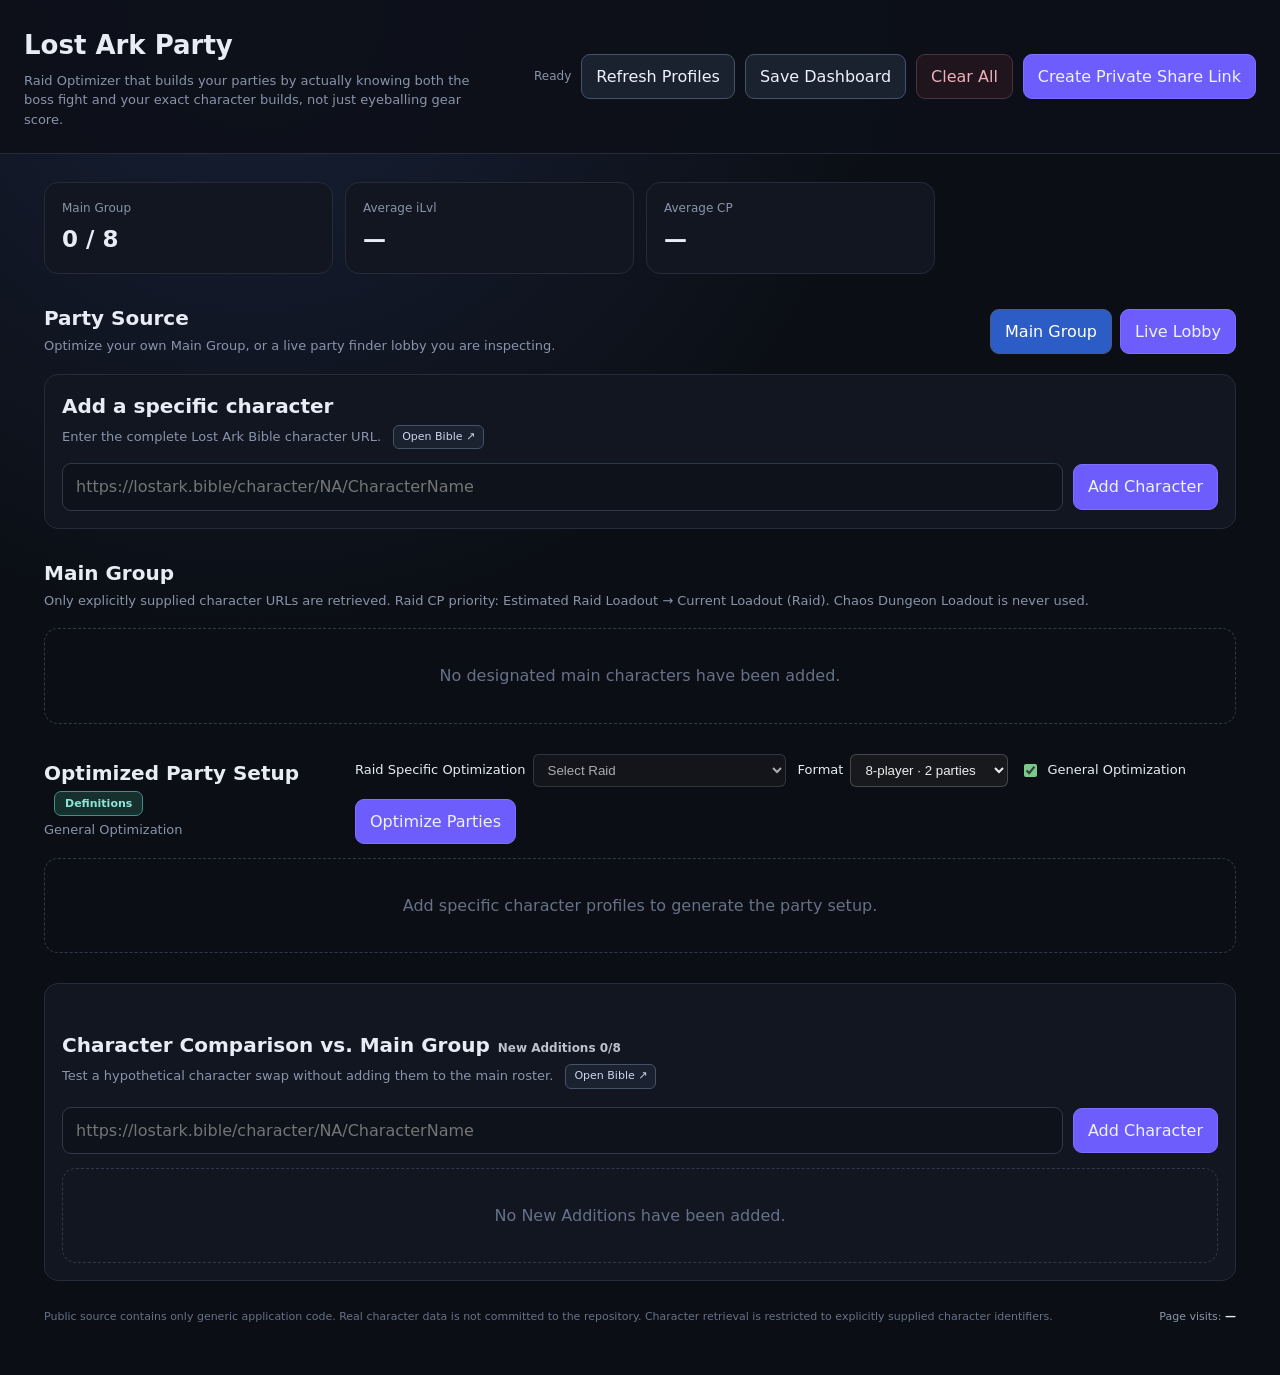
<file: index.html>
<!doctype html><html lang="en"><head><meta charset="utf-8"><meta name="viewport" content="width=device-width,initial-scale=1"><meta name="robots" content="noindex,nofollow,noarchive"><meta name="referrer" content="no-referrer"><title>Lost Ark Party</title><link rel="stylesheet" href="styles.css?v=20260817t"><link rel="stylesheet" href="party-v5.css?v=20260823party26"><link rel="stylesheet" href="profile-details.css?v=20260817t"></head><body><header class="topbar"><div><h1>Lost Ark Party</h1><p class="topbar-tagline">Raid Optimizer that builds your parties by actually knowing both the boss fight and your exact character builds, not just eyeballing gear score.</p></div><div class="actions"><span id="status">Ready</span><button id="refreshBtn" type="button">Refresh Profiles</button><button id="shareBtn" type="button">Create Private Share Link</button></div></header><main class="shell"><section class="summary-grid"><div class="card"><span>Main Group</span><b id="playerCount">0 / 8</b></div><div class="card"><span>Average iLvl</span><b id="avgIlvl">—</b></div><div class="card"><span>Average CP</span><b id="avgCp">—</b></div><div class="card optimizer-data-handling-hidden"><span>Data Handling</span><b id="dataMode">Bible profiles</b></div></section><section class="toolbar roster-source-toolbar"><div><h2>Party Source</h2><p id="rosterSourceNote">Optimize your own Main Group, or a live party finder lobby you are inspecting.</p></div><div class="roster-source-controls"><button id="sourceMainBtn" type="button" class="source-btn is-active">Main Group</button><button id="sourceLiveBtn" type="button" class="source-btn">Live Lobby</button></div></section><section class="import-panel lobby-import-section" id="lobbyImportSection" hidden><div><h2>Import a party finder lobby</h2><p>Screenshot the Find Party window (including the raid name, gate + lobby title) and paste it here with Ctrl+V. Only full lobbies can be imported.</p></div><div id="lobbyImportHost"></div></section><section class="import-panel"><div><h2>Add a specific character</h2><p>Enter the complete Lost Ark Bible character URL. <a class="bible-link-btn" href="https://lostark.bible/" target="_blank" rel="noopener noreferrer">Open Bible ↗</a></p></div><div class="import-row"><input id="characterUrlInput" placeholder="https://lostark.bible/character/NA/CharacterName" autocomplete="off"><button id="findCharacterBtn" type="button">Add Character</button></div></section><section class="toolbar"><div><h2>Main Group</h2><p id="rosterNote">Up to 8 explicitly designated main characters. No account-wide roster.</p></div></section><section id="roster" class="roster"></section><section class="toolbar optimizer-toolbar"><div><h2>Optimized Party Setup</h2><p id="optimizerModeLabel">General Optimization</p></div><div class="optimizer-mode-controls"><label class="raid-specific-control" for="raidSpecificSelect">Raid Specific Optimization <select id="raidSpecificSelect" aria-label="Raid Specific Optimization"><option value="">Select Raid</option></select></label><label class="general-format-control" for="generalFormatSelect">Format <select id="generalFormatSelect" aria-label="General Optimization party format"><option value="8">8-player · 2 parties</option><option value="4">4-player · 1 party</option></select></label><label class="general-optimization-control"><input id="generalOptimization" type="checkbox" checked> General Optimization</label><button id="optimizeBtn" type="button">Optimize Parties</button></div></section><section id="suggestedParties" class="parties"></section><section class="comparison-panel"><div class="toolbar"><div><h2>Character Comparison vs. Main Group</h2><p>Test a hypothetical character swap without adding them to the main roster. <a class="bible-link-btn" href="https://lostark.bible/" target="_blank" rel="noopener noreferrer">Open Bible ↗</a></p></div></div><div class="import-row"><input id="comparisonUrlInput" placeholder="https://lostark.bible/character/NA/CharacterName" autocomplete="off"><button id="comparisonFindBtn" type="button">Find Character</button><button id="compareBtn" type="button">Compare</button><input id="testCharacterUrl" type="hidden"></div><div id="comparison" class="comparison-result"><div class="empty-roster">Add characters, then use this section to test the comparison.</div></div></section><footer>Public source contains only generic application code. Real character data is not committed to the repository. Character retrieval is restricted to explicitly supplied character identifiers. <span id="visitCounter">Page visits: <b>—</b></span></footer></main><script>(()=>{const V3='lostark-hideout-private-v3',V2='lostark-hideout-private-v2';try{const current=JSON.parse(localStorage.getItem(V3)||'null'),legacy=JSON.parse(localStorage.getItem(V2)||'null');if((!current||!Array.isArray(current.characters)||current.characters.length===0)&&legacy&&Array.isArray(legacy.characters)&&legacy.characters.length)localStorage.setItem(V3,JSON.stringify(legacy))}catch{}const wire=()=>{const btn=document.getElementById('findCharacterBtn'),input=document.getElementById('characterUrlInput');if(btn&&input){const add=()=>{const url=input.value.trim();if(url){document.getElementById('characterUrl').value=url;document.getElementById('addCharacterBtn').click()}};btn.addEventListener('click',add);input.addEventListener('keydown',e=>{if(e.key==='Enter'){e.preventDefault();add()}})}const cbtn=document.getElementById('comparisonFindBtn'),cin=document.getElementById('comparisonUrlInput');if(cbtn&&cin)cbtn.addEventListener('click',()=>{document.getElementById('testCharacterUrl').value=cin.value.trim();document.getElementById('compareBtn').click()})};const hidden=document.createElement('input');hidden.id='characterUrl';hidden.type='hidden';document.body.appendChild(hidden);const hiddenAdd=document.createElement('button');hiddenAdd.id='addCharacterBtn';hiddenAdd.type='button';hiddenAdd.hidden=true;document.body.appendChild(hiddenAdd);if(document.readyState==='loading')document.addEventListener('DOMContentLoaded',wire,{once:true});else wire()})();</script><script src="bible-fetch-retry-v1.js?v=20260822retry3"></script><script src="raid-cp-fix.js?v=20260822raidcp2"></script><script src="class-data-v1.js?v=20260825class5"></script><script src="class-authority-v1.js?v=20260822classauthority4"></script><script src="app-fixed.js?v=20260823icons23"></script><script src="build-profile-v3.js?v=20260825build16"></script><script src="build-profile-v2.js?v=20260825build2b"></script><script src="positional-authority-v1.js?v=20260818positional4"></script><script src="western-data-authority-v1.js?v=20260818data1"></script><script src="party-synergy-authority-v1.js?v=20260818synergy1"></script><script src="profile-details.js?v=20260817t"></script><script src="visits.js?v=20260823visits2"></script><script src="ui-fixes-clean.js?v=20260825uifix35"></script><script src="encounter-model-v1.js?v=20260818encounter5"></script><script src="encounter-scoring-v2.js?v=20260825scoring16"></script><script src="support-stats-v2.js?v=20260819support13"></script><script src="optimizer-v17.js?v=20260821v17b"></script><script src="general-party-optimizer-v2.js?v=20260825general26"></script><script src="general-hover-simple-v1.js?v=20260822simple3"></script><script src="general-party-label-bridge-v1.js?v=20260825labelbridge2"></script><script src="general-render-guard-v1.js?v=20260825general30"></script><script src="build-spec-display-v1.js?v=20260825spec6"></script><script src="class-render-fix-v2.js?v=20260823classrender8"></script><script src="encounter-optimizer-v1.js?v=20260823encounteroptimizer26"></script><script src="raid-selector-v1.js?v=20260825raidselector6"></script><script src="raid-mode-bridge-v1.js?v=20260825raidbridge4"></script><script src="remove-upgrade-potential-v1.js?v=20260818removeupgrade1"></script><script src="metric-change-explanations-v10.js"></script><script src="retire-upgrade-potential-v1.js?v=20260818retire2"></script><script src="hover-summary-v6.js?v=20260822summary11"></script><script src="support-uptime-tooltip-v1.js?v=20260822uptime2"></script><script src="general-party-metrics-v1.js?v=20260823metrics10"></script><script src="share-and-reset-v1.js?v=20260823share10"></script><script src="definitions-v1.js?v=20260825definitions11"></script><style>.optimizer-data-handling-hidden{display:none!important}.optimizer-toolbar{align-items:flex-end!important}.optimizer-mode-controls{display:flex;align-items:center;gap:12px;flex-wrap:wrap}.raid-specific-control,.general-optimization-control,.general-format-control{display:flex;align-items:center;gap:7px;font-size:13px}.general-format-control select,.general-format-control select{min-width:158px;padding:7px 10px;background:#17191d;color:#eee;border:1px solid rgba(255,255,255,.2);border-radius:6px}.raid-specific-control select{min-width:210px;padding:7px 10px;background:#17191d;color:#eee;border:1px solid rgba(255,255,255,.2);border-radius:6px}.general-optimization-control input{accent-color:#79c98b}.optimizer-mode-controls button[aria-busy=true]{opacity:.7;cursor:wait}.solo-encounter-party,.authoritative-party.solo-general-party{grid-column:1/-1;width:100%;max-width:560px;margin-left:auto;margin-right:auto}.encounter-optimized-party .slot[data-character-id]{cursor:grab}.solo-encounter-party .slot[data-character-id]{cursor:default}.encounter-optimization-note{grid-column:1/-1;margin-top:10px;padding:8px 10px;font-size:12px;color:#9aa0a6}.encounter-reason{margin-top:5px;font-size:11px;color:#9aa0a6}.encounter-optimized-party .slot{position:relative}.encounter-optimized-party .slot>.character-hover-breakdown{display:none}.encounter-optimized-party .slot:hover>.character-hover-breakdown{display:block}.encounter-optimized-party .slot:hover{z-index:3001}.encounter-hover{position:absolute;z-index:3000;left:50%;bottom:calc(100% + 8px);transform:translateX(-50%);display:none;width:300px;padding:11px 13px;border-radius:8px;background:#17191d;color:#eee;border:1px solid rgba(255,255,255,.18);box-shadow:0 8px 24px rgba(0,0,0,.45);font-size:12px;line-height:1.55;text-align:left;pointer-events:none}.encounter-optimized-party .slot:hover>.encounter-hover{display:block}.encounter-optimized-party .slot:hover{z-index:3001}.encounter-hover-reasons{margin-top:6px;color:#bbb}.encounter-priority-note{grid-column:1/-1;margin:0 0 14px;padding:11px 14px;border:1px solid rgba(255,255,255,.12);border-radius:8px;background:rgba(255,255,255,.025);font-size:12px;line-height:1.5}.encounter-priority-note strong{color:#ddd}.encounter-priority-detail{display:block;margin-top:4px;color:#9aa0a6}.character-hover-breakdown{position:absolute;z-index:3000;left:50%;bottom:calc(100% + 10px);transform:translateX(-50%);display:none;width:350px;padding:12px 14px;border-radius:8px;background:#17191d;color:#eee;border:1px solid rgba(255,255,255,.18);box-shadow:0 8px 24px rgba(0,0,0,.4);font-size:12px;line-height:1.5;pointer-events:none}.authoritative-member{position:relative}.authoritative-member:hover>.character-hover-breakdown{display:block}.authoritative-member:hover{z-index:3001}.party-role-label.dps{color:#e05b5b}.party-role-label.support{color:#68c48a}.preopt-position{font-weight:600}.gf-row{margin:5px 0}.gf-row>div+div{opacity:.82}.gf-final-support{line-height:1.45}</style><style>.roster-source-controls{display:flex;gap:8px;flex-wrap:wrap}.source-btn{font:inherit;font-weight:600;font-size:13px;padding:8px 16px;border-radius:8px;cursor:pointer;border:1px solid rgba(255,255,255,.2);background:#17191d;color:#cfd4da}.source-btn:hover{background:#1d2025}.source-btn.is-active{background:#2c5cc5;border-color:#4a5a80;color:#fff}.lobby-import-section[hidden]{display:none}.live-lobby-banner{display:flex;align-items:center;justify-content:space-between;gap:12px;flex-wrap:wrap;margin:0 0 14px;padding:10px 14px;border:1px solid rgba(122,162,247,.35);border-radius:8px;background:rgba(122,162,247,.08);font-size:13px}.live-lobby-banner b{color:#cfe0ff}.live-lobby-banner button{font:inherit;font-size:12px;font-weight:600;padding:5px 11px;border-radius:6px;border:1px solid #46516a;background:#1a2230;color:#edf2fb;cursor:pointer}</style><script src="build-profile-heal-v1.js?v=20260825heal3"></script><script src="lobby-import-v1.js?v=20260825lobby8"></script><script src="lobby-group-v1.js?v=20260825lobby1"></script><script src="lobby-crop-v1.js?v=20260825lobby1"></script><script src="lobby-ocr-v1.js?v=20260825lobby1"></script><script src="lobby-resolve-v1.js?v=20260825lobby8"></script><script src="lobby-panel-v1.js?v=20260825lobby10"></script><script src="lobby-wiring-v1.js?v=20260825lobby12"></script></body></html>
</file>
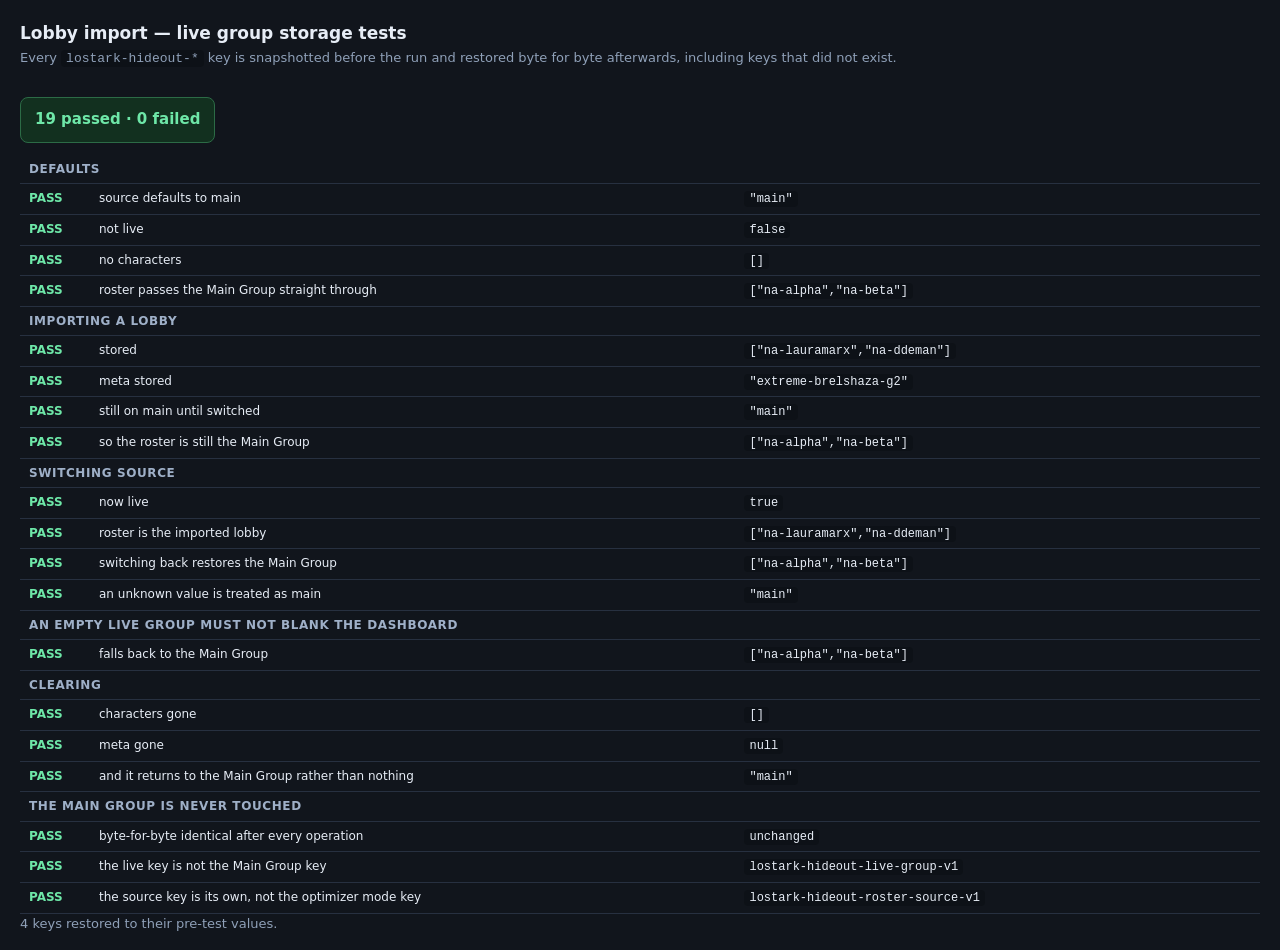
<file: lobby-group-test.html>
<!doctype html>
<html lang="en">
<head>
<meta charset="utf-8">
<title>Lobby import — live group storage tests</title>
<style>
 body{font:13px/1.55 Inter,system-ui,sans-serif;background:#11151c;color:#e7edf6;margin:0;padding:20px}
 h1{font-size:17px;margin:0 0 2px}
 .sub{color:#8fa0b8;margin:0 0 16px}
 #summary{font-size:15px;font-weight:700;margin:12px 0;padding:10px 14px;border-radius:8px;display:inline-block}
 .allpass{background:#12301f;color:#6ee7a8;border:1px solid #2c6b46}
 .anyfail{background:#301418;color:#f0798f;border:1px solid #6b2c38}
 table{border-collapse:collapse;width:100%;font-size:12px}
 th,td{border-bottom:1px solid #273040;padding:5px 9px;text-align:left;vertical-align:top}
 th{color:#9fb0c8}
 td.p{color:#6ee7a8;font-weight:700;width:52px}
 td.f{color:#f0798f;font-weight:700;width:52px}
 .grp{margin-top:20px;font-weight:700;color:#9fb0c8;font-size:12px;letter-spacing:.05em;text-transform:uppercase}
 code{background:#0d1117;padding:1px 5px;border-radius:4px}
</style>
</head>
<body>
<h1>Lobby import — live group storage tests</h1>
<p class="sub">Every <code>lostark-hideout-*</code> key is snapshotted before the run and restored byte for byte afterwards, including keys that did not exist.</p>
<div id="summary">running…</div>
<div id="out"></div>
<div class="sub" id="restore"></div>

<script src="lobby-group-v1.js?v=1"></script>
<script>
const G = window.LostArkLiveGroup;
const MAIN_KEY = 'lostark-hideout-private-v3';
const results = [];
function g(name){ results.push({group:name}); }
function eq(desc, actual, expected){
  results.push({desc, pass: JSON.stringify(actual)===JSON.stringify(expected),
                actual: JSON.stringify(actual), expected: JSON.stringify(expected)});
}
function ok(desc, cond, detail){ results.push({desc, pass:!!cond, actual:String(detail===undefined?cond:detail), expected:'truthy'}); }

/* Snapshot everything this suite could plausibly disturb. */
const touched = [MAIN_KEY, G.LIVE_KEY, G.LIVE_KEY+'-meta', G.SOURCE_KEY];
const snapshot = {};
for (const k of touched) snapshot[k] = localStorage.getItem(k);

function restore(){
  let restored = 0;
  for (const k of touched) {
    const was = snapshot[k];
    if (was === null) { localStorage.removeItem(k); } else { localStorage.setItem(k, was); }
    restored++;
  }
  document.getElementById('restore').textContent =
    `${restored} keys restored to their pre-test values.`;
}

const char = (id, name, ilvl) => ({id, name, region:'NA',
  url:'https://lostark.bible/character/NA/'+name, profile:{name, ilvl, class:'Bard'}});

function run(){
  /* A Main Group that must survive everything below untouched. */
  const mainState = {characters:[char('na-alpha','Alpha',1700), char('na-beta','Beta',1710)]};
  localStorage.setItem(MAIN_KEY, JSON.stringify(mainState));
  const mainBefore = localStorage.getItem(MAIN_KEY);
  const mainList = mainState.characters;

  g('defaults');
  G.clear();
  eq('source defaults to main', G.source(), 'main');
  eq('not live', G.isLive(), false);
  eq('no characters', G.characters(), []);
  eq('roster passes the Main Group straight through', G.resolveRoster(mainList).map(c=>c.id), ['na-alpha','na-beta']);

  g('importing a lobby');
  const lobby = [char('na-lauramarx','Lauramarx',1770.83), char('na-ddeman','Ddeman',1798.33)];
  G.replace(lobby, {encounterId:'extreme-brelshaza-g2', importedAt:'2026-08-24T22:00:00Z'});
  eq('stored', G.characters().map(c=>c.id), ['na-lauramarx','na-ddeman']);
  eq('meta stored', G.meta().encounterId, 'extreme-brelshaza-g2');
  eq('still on main until switched', G.source(), 'main');
  eq('so the roster is still the Main Group', G.resolveRoster(mainList).map(c=>c.id), ['na-alpha','na-beta']);

  g('switching source');
  G.setSource('live');
  eq('now live', G.isLive(), true);
  eq('roster is the imported lobby', G.resolveRoster(mainList).map(c=>c.id), ['na-lauramarx','na-ddeman']);
  eq('switching back restores the Main Group', (G.setSource('main'), G.resolveRoster(mainList).map(c=>c.id)), ['na-alpha','na-beta']);
  eq('an unknown value is treated as main', (G.setSource('nonsense'), G.source()), 'main');

  g('an empty live group must not blank the dashboard');
  G.replace([]);
  G.setSource('live');
  eq('falls back to the Main Group', G.resolveRoster(mainList).map(c=>c.id), ['na-alpha','na-beta']);

  g('clearing');
  G.replace(lobby, {encounterId:'kazeros-g1'});
  G.setSource('live');
  G.clear();
  eq('characters gone', G.characters(), []);
  eq('meta gone', G.meta(), null);
  eq('and it returns to the Main Group rather than nothing', G.source(), 'main');

  g('the Main Group is never touched');
  /* Everything above ran with a Main Group in place. */
  ok('byte-for-byte identical after every operation', localStorage.getItem(MAIN_KEY) === mainBefore,
     localStorage.getItem(MAIN_KEY) === mainBefore ? 'unchanged' : 'MODIFIED');
  ok('the live key is not the Main Group key', G.LIVE_KEY !== MAIN_KEY, G.LIVE_KEY);
  ok('the source key is its own, not the optimizer mode key',
     G.SOURCE_KEY !== 'lostark-hideout-optimizer-mode-v1', G.SOURCE_KEY);

  render();
  restore();
}

function render(){
  let pass=0, fail=0, html='<table>';
  for(const r of results){
    if(r.group){ html += `<tr><td colspan="4" class="grp">${r.group}</td></tr>`; continue; }
    r.pass ? pass++ : fail++;
    html += `<tr><td class="${r.pass?'p':'f'}">${r.pass?'PASS':'FAIL'}</td><td>${r.desc}</td>`
          + `<td><code>${esc(r.actual)}</code></td><td>${r.pass?'':'<code>'+esc(r.expected)+'</code>'}</td></tr>`;
  }
  document.getElementById('out').innerHTML = html + '</table>';
  const el = document.getElementById('summary');
  el.textContent = `${pass} passed · ${fail} failed`;
  el.className = fail ? 'anyfail' : 'allpass';
  window.__testResult = {pass, fail};
}
const esc = s => String(s).replace(/[&<>]/g, c=>({'&':'&amp;','<':'&lt;','>':'&gt;'}[c]));

try { run(); } catch (e) { restore(); document.getElementById('out').textContent = 'ERROR: '+e.message; window.__testResult={error:e.message}; }
</script>
</body>
</html>
</file>
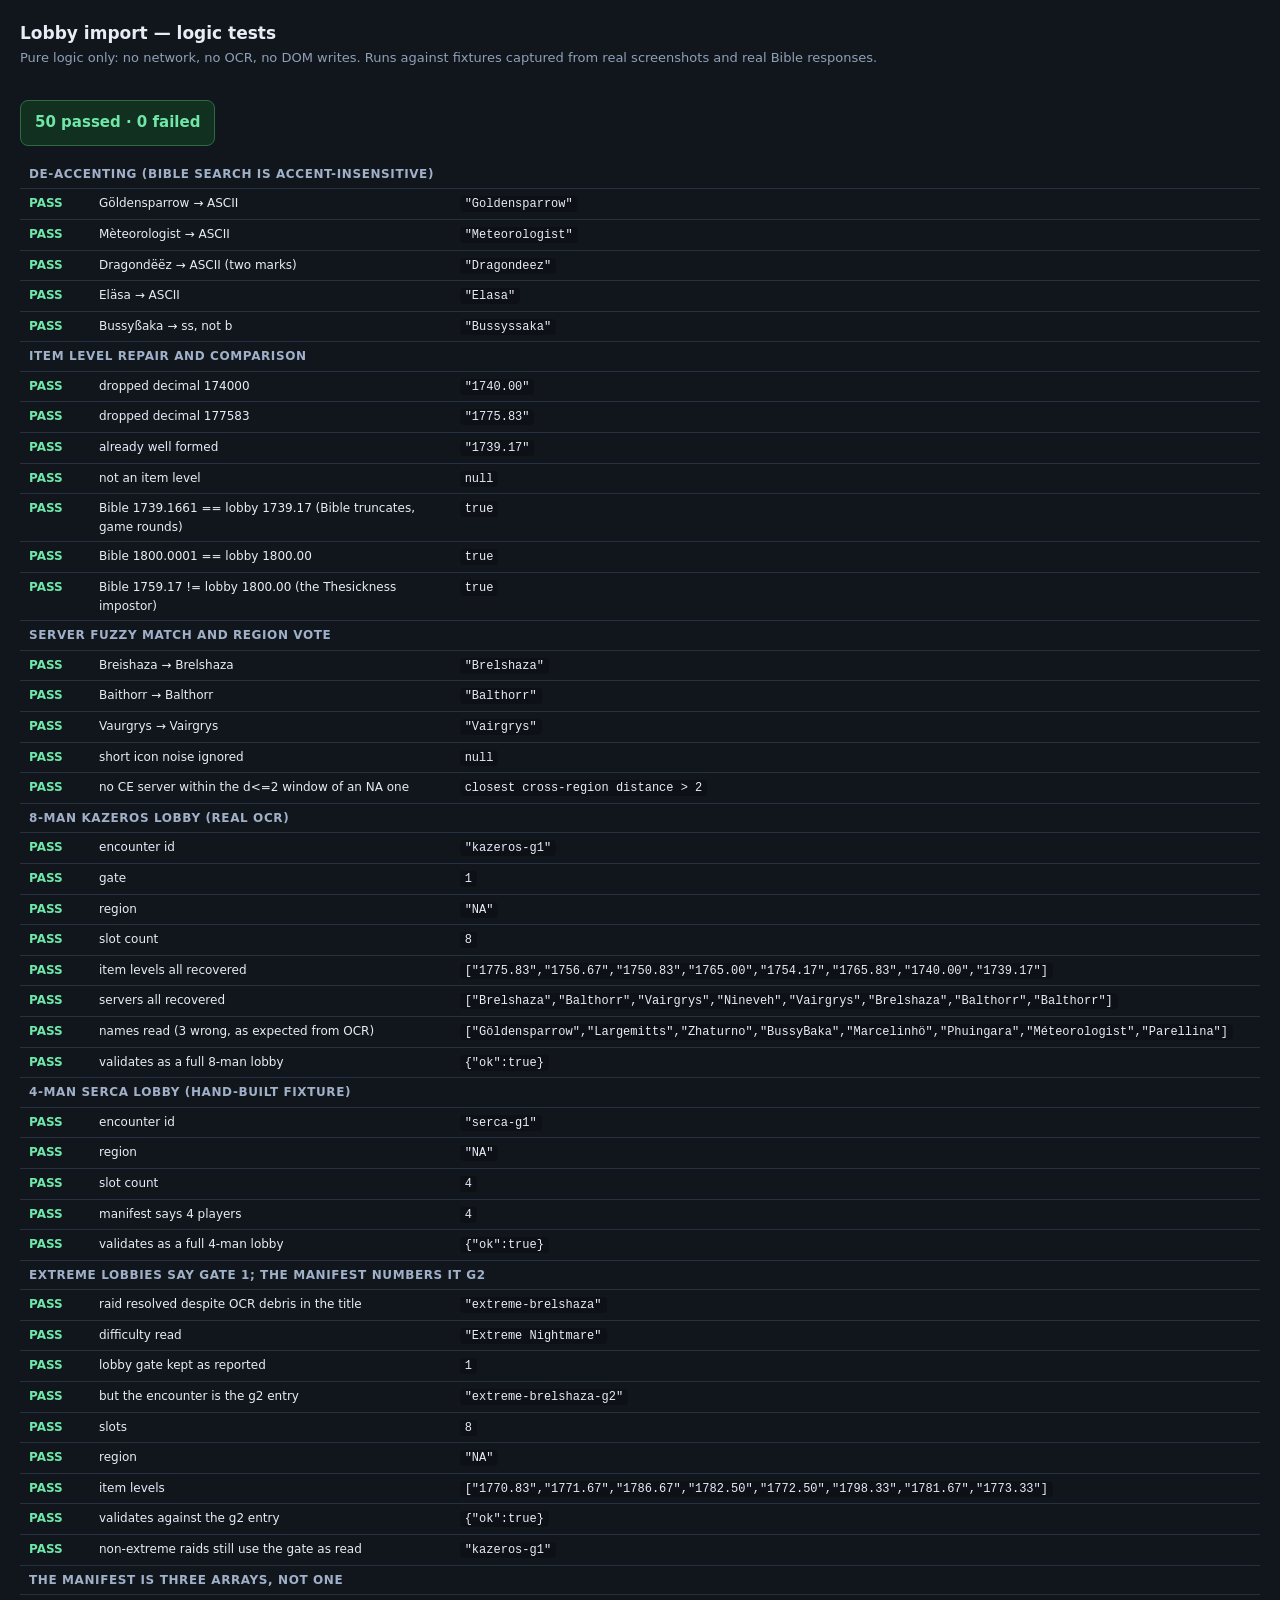
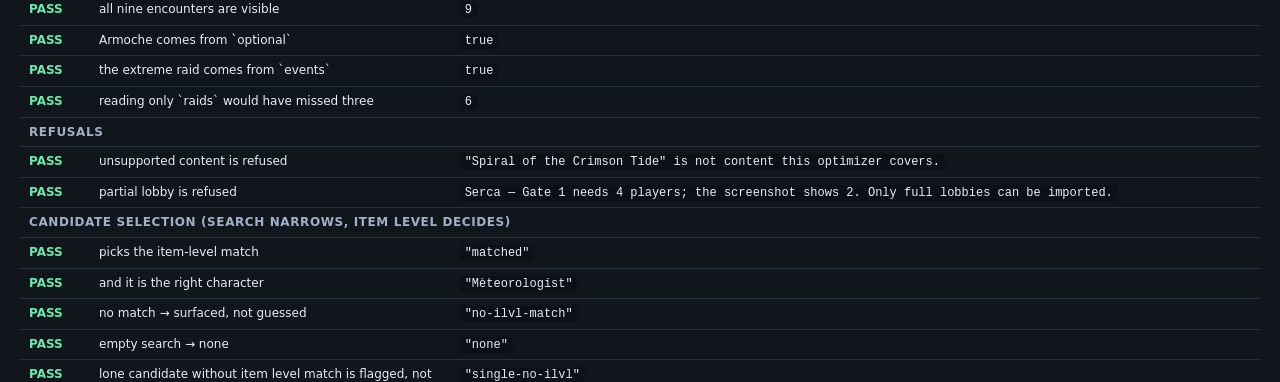
<file: lobby-import-test.html>
<!doctype html>
<html lang="en">
<head>
<meta charset="utf-8">
<title>Lobby import — logic tests</title>
<style>
 body{font:13px/1.55 Inter,system-ui,sans-serif;background:#11151c;color:#e7edf6;margin:0;padding:20px}
 h1{font-size:17px;margin:0 0 2px}
 .sub{color:#8fa0b8;margin:0 0 18px}
 #summary{font-size:15px;font-weight:700;margin:14px 0;padding:10px 14px;border-radius:8px;display:inline-block}
 .allpass{background:#12301f;color:#6ee7a8;border:1px solid #2c6b46}
 .anyfail{background:#301418;color:#f0798f;border:1px solid #6b2c38}
 table{border-collapse:collapse;width:100%;font-size:12px}
 th,td{border-bottom:1px solid #273040;padding:5px 9px;text-align:left;vertical-align:top}
 th{color:#9fb0c8}
 td.p{color:#6ee7a8;font-weight:700;width:52px}
 td.f{color:#f0798f;font-weight:700;width:52px}
 code{background:#0d1117;padding:1px 5px;border-radius:4px}
 .grp{margin-top:22px;font-weight:700;color:#9fb0c8;font-size:12px;letter-spacing:.05em;text-transform:uppercase}
</style>
</head>
<body>
<h1>Lobby import — logic tests</h1>
<p class="sub">Pure logic only: no network, no OCR, no DOM writes. Runs against fixtures captured from real screenshots and real Bible responses.</p>
<div id="summary">running…</div>
<div id="out"></div>

<script src="lobby-import-v1.js?v=1"></script>
<script>
/* Real tesseract output (eng+deu+fra+spa) from the 8-man Kazeros lobby,
   485x371 clipboard-grade capture. Verbatim, including its errors. */
const KAZEROS_OCR = [
 '[Hard] Final Day',
 'Gate 1 1-2 reclear 1 dps',
 'Party 1',
 'yA Brelshaza $ 1775.83 © Balthorr ® 1756.67',
 'Göldensparrow ws @ Largemitts (oy)',
 'len) Vairgrys $ 1750.83 & Nineveh ® 1765.00',
 'Zhaturno (oy) BussyBaka (oy)',
 'Party 2',
 'Y Vairgrys ® 1754.17 & Breishaza $ 1765.83',
 'Marcelinhö We Q Phuingara Q',
 'ES Balthorr ® 174000 ® Balthorr $ 1739.17',
 '* Méteorologist & Parellina &'
].join('\n');

/* HAND-BUILT, not real OCR -- we never captured tesseract output for the 4-man
   lobby, only the screenshot. Exercises party-size and translation, not OCR
   fidelity. Replace with a real capture when one exists. */
const SERCA_OCR = [
 '[Nightmare] Sanctum of Frost',
 'Gate 1 full',
 'Party 1',
 'Vairgrys ® 1800.00 Vairgrys ® 1780.00',
 'Thesickness Q Eläsa Q',
 'Luterra ® 1760.00 Luterra ® 1785.00',
 'Ayamekzaka Q Yuesp Q'
].join('\n');

/* Verbatim from Bible's search for "Meteorologist" on NA. */
const METEO_CANDIDATES = [
 {name:'Mèteorologist', classId:'weather_artist', itemLevel:1740},
 {name:'Meteorölogist', itemLevel:1735.8334},
 {name:'Metëorologist', itemLevel:1715}
];

const L = window.LostArkLobbyImport;
const results = [];
let group = '';
function g(name){ group = name; results.push({group:name}); }
function eq(desc, actual, expected){
  const a = JSON.stringify(actual), e = JSON.stringify(expected);
  results.push({desc, pass:a===e, actual:a, expected:e});
}
function ok(desc, cond, detail){ results.push({desc, pass:!!cond, actual:String(detail===undefined?cond:detail), expected:'truthy'}); }

let ENC = {}, MANIFEST = null;
fetch('raid-encounters.json?v=1').then(r=>r.json()).then(m=>{
  MANIFEST = m;
  /* Through the helper, not m.raids -- Armoche lives in `optional` and the
     extreme raids in `events`. */
  L.allEncounters(m).forEach(r=>{ ENC[r.id]=r; });
}).catch(()=>{}).then(run);

function run(){
  g('de-accenting (Bible search is accent-insensitive)');
  eq('Göldensparrow → ASCII', L.deaccent('Göldensparrow'), 'Goldensparrow');
  eq('Mèteorologist → ASCII', L.deaccent('Mèteorologist'), 'Meteorologist');
  eq('Dragondëëz → ASCII (two marks)', L.deaccent('Dragondëëz'), 'Dragondeez');
  eq('Eläsa → ASCII', L.deaccent('Eläsa'), 'Elasa');
  eq('Bussyßaka → ss, not b', L.deaccent('Bussyßaka'), 'Bussyssaka');

  g('item level repair and comparison');
  eq('dropped decimal 174000', L.repairIlvl('174000'), '1740.00');
  eq('dropped decimal 177583', L.repairIlvl('177583'), '1775.83');
  eq('already well formed', L.repairIlvl('1739.17'), '1739.17');
  eq('not an item level', L.repairIlvl('Party'), null);
  ok('Bible 1739.1661 == lobby 1739.17 (Bible truncates, game rounds)', L.ilvlMatches(1739.1661, '1739.17'));
  ok('Bible 1800.0001 == lobby 1800.00', L.ilvlMatches(1800.0001, '1800.00'));
  ok('Bible 1759.17 != lobby 1800.00 (the Thesickness impostor)', !L.ilvlMatches(1759.17, '1800.00'));

  g('server fuzzy match and region vote');
  eq('Breishaza → Brelshaza', L.nearestServer('Breishaza'), 'Brelshaza');
  eq('Baithorr → Balthorr', L.nearestServer('Baithorr'), 'Balthorr');
  eq('Vaurgrys → Vairgrys', L.nearestServer('Vaurgrys'), 'Vairgrys');
  eq('short icon noise ignored', L.nearestServer('ES'), null);
  ok('no CE server within the d<=2 window of an NA one', (function(){
    const na=[],ce=[];
    Object.keys(L.SERVERS).forEach(s=>(L.SERVERS[s]==='NA'?na:ce).push(s));
    let min=Infinity;
    na.forEach(a=>ce.forEach(b=>{ min=Math.min(min, L.lev(a,b)); }));
    return min>2;
  })(), 'closest cross-region distance > 2');

  g('8-man Kazeros lobby (real OCR)');
  const kz = L.parseLobby(KAZEROS_OCR);
  eq('encounter id', kz.encounterId, 'kazeros-g1');
  eq('gate', kz.gate, 1);
  eq('region', kz.region, 'NA');
  eq('slot count', kz.slots.length, 8);
  eq('item levels all recovered', kz.slots.map(s=>s.ilvl),
     ['1775.83','1756.67','1750.83','1765.00','1754.17','1765.83','1740.00','1739.17']);
  eq('servers all recovered', kz.slots.map(s=>s.server),
     ['Brelshaza','Balthorr','Vairgrys','Nineveh','Vairgrys','Brelshaza','Balthorr','Balthorr']);
  eq('names read (3 wrong, as expected from OCR)', kz.slots.map(s=>s.name),
     ['Göldensparrow','Largemitts','Zhaturno','BussyBaka','Marcelinhö','Phuingara','Méteorologist','Parellina']);
  ok('validates as a full 8-man lobby', L.validate(kz, ENC['kazeros-g1']).ok, JSON.stringify(L.validate(kz, ENC['kazeros-g1'])));

  g('4-man Serca lobby (hand-built fixture)');
  const sc = L.parseLobby(SERCA_OCR);
  eq('encounter id', sc.encounterId, 'serca-g1');
  eq('region', sc.region, 'NA');
  eq('slot count', sc.slots.length, 4);
  ok('manifest says 4 players', ENC['serca-g1'] && Number(ENC['serca-g1'].players)===4, ENC['serca-g1']&&ENC['serca-g1'].players);
  ok('validates as a full 4-man lobby', L.validate(sc, ENC['serca-g1']).ok, JSON.stringify(L.validate(sc, ENC['serca-g1'])));

  g('extreme lobbies say Gate 1; the manifest numbers it g2');
  /* Verbatim from a real capture: "[Extreme Nightmare] Sennir Basin", Gate 1. */
  const ext = L.parseLobby([
    '[Extreme Nightmare] Sennir Basin |',
    'Gate 1 reclear/rtc LF DPS',
    'Party 1',
    'Vairgrys ® 1770.83 Vairgrys ® 1771.67',
    'Lauramarx Q Röckypunch Q',
    'Nineveh ® 1786.67 Thaemine ® 1782.50',
    'Muronda Q Flashybuns Q',
    'Party 2',
    'Vairgrys ® 1772.50 Luterra ® 1798.33',
    'Djœul Q Ddeman Q',
    'Vairgrys ® 1781.67 Vairgrys ® 1773.33',
    'Batatanovamente Q Myrelise Q'
  ].join('\n'));
  eq('raid resolved despite OCR debris in the title', ext.raid, 'extreme-brelshaza');
  eq('difficulty read', ext.difficulty, 'Extreme Nightmare');
  eq('lobby gate kept as reported', ext.gate, 1);
  eq('but the encounter is the g2 entry', ext.encounterId, 'extreme-brelshaza-g2');
  eq('slots', ext.slots.length, 8);
  eq('region', ext.region, 'NA');
  eq('item levels', ext.slots.map(s=>s.ilvl),
     ['1770.83','1771.67','1786.67','1782.50','1772.50','1798.33','1781.67','1773.33']);
  ok('validates against the g2 entry', L.validate(ext, ENC['extreme-brelshaza-g2']).ok,
     JSON.stringify(L.validate(ext, ENC['extreme-brelshaza-g2'])));
  eq('non-extreme raids still use the gate as read', L.parseLobby(KAZEROS_OCR).encounterId, 'kazeros-g1');

  g('the manifest is three arrays, not one');
  eq('all nine encounters are visible', L.allEncounters(MANIFEST).length, 9);
  ok('Armoche comes from `optional`', !!L.findEncounter(MANIFEST,'armoche-g1'));
  ok('the extreme raid comes from `events`', !!L.findEncounter(MANIFEST,'extreme-brelshaza-g2'));
  eq('reading only `raids` would have missed three', (MANIFEST.raids||[]).length, 6);

  g('refusals');
  const echidna = L.parseLobby('[Normal] Spiral of the Crimson Tide\nGate 1\nParty 1\nVairgrys ® 1700.00 Luterra ® 1700.00\nAaaa Q Bbbb Q');
  ok('unsupported content is refused', !L.validate(echidna, null).ok, L.validate(echidna, null).reason);
  const short = L.parseLobby(SERCA_OCR.split('\n').slice(0,5).join('\n'));
  ok('partial lobby is refused', !L.validate(short, ENC['serca-g1']).ok, L.validate(short, ENC['serca-g1']).reason);

  g('candidate selection (search narrows, item level decides)');
  const pick = L.pickCandidate(METEO_CANDIDATES, '1740.00');
  eq('picks the item-level match', pick.status, 'matched');
  eq('and it is the right character', pick.candidate && pick.candidate.name, 'Mèteorologist');
  eq('no match → surfaced, not guessed', L.pickCandidate(METEO_CANDIDATES, '1999.99').status, 'no-ilvl-match');
  eq('empty search → none', L.pickCandidate([], '1740.00').status, 'none');
  eq('lone candidate without item level match is flagged, not taken silently',
     L.pickCandidate([{name:'Onlyone', itemLevel:1234}], '1740.00').status, 'single-no-ilvl');

  render();
}

function render(){
  let pass=0, fail=0, html='<table>';
  for(const r of results){
    if(r.group){ html += `<tr><td colspan="4" class="grp">${r.group}</td></tr>`; continue; }
    r.pass ? pass++ : fail++;
    html += `<tr><td class="${r.pass?'p':'f'}">${r.pass?'PASS':'FAIL'}</td><td>${r.desc}</td>`
          + `<td><code>${escapeHtml(r.actual)}</code></td>`
          + `<td>${r.pass?'':'<code>'+escapeHtml(r.expected)+'</code>'}</td></tr>`;
  }
  html += '</table>';
  document.getElementById('out').innerHTML = html;
  const s = document.getElementById('summary');
  s.textContent = `${pass} passed · ${fail} failed`;
  s.className = fail ? 'anyfail' : 'allpass';
  window.__testResult = {pass, fail};
}
function escapeHtml(s){ return String(s).replace(/[&<>]/g, c=>({'&':'&amp;','<':'&lt;','>':'&gt;'}[c])); }
</script>
</body>
</html>
</file>
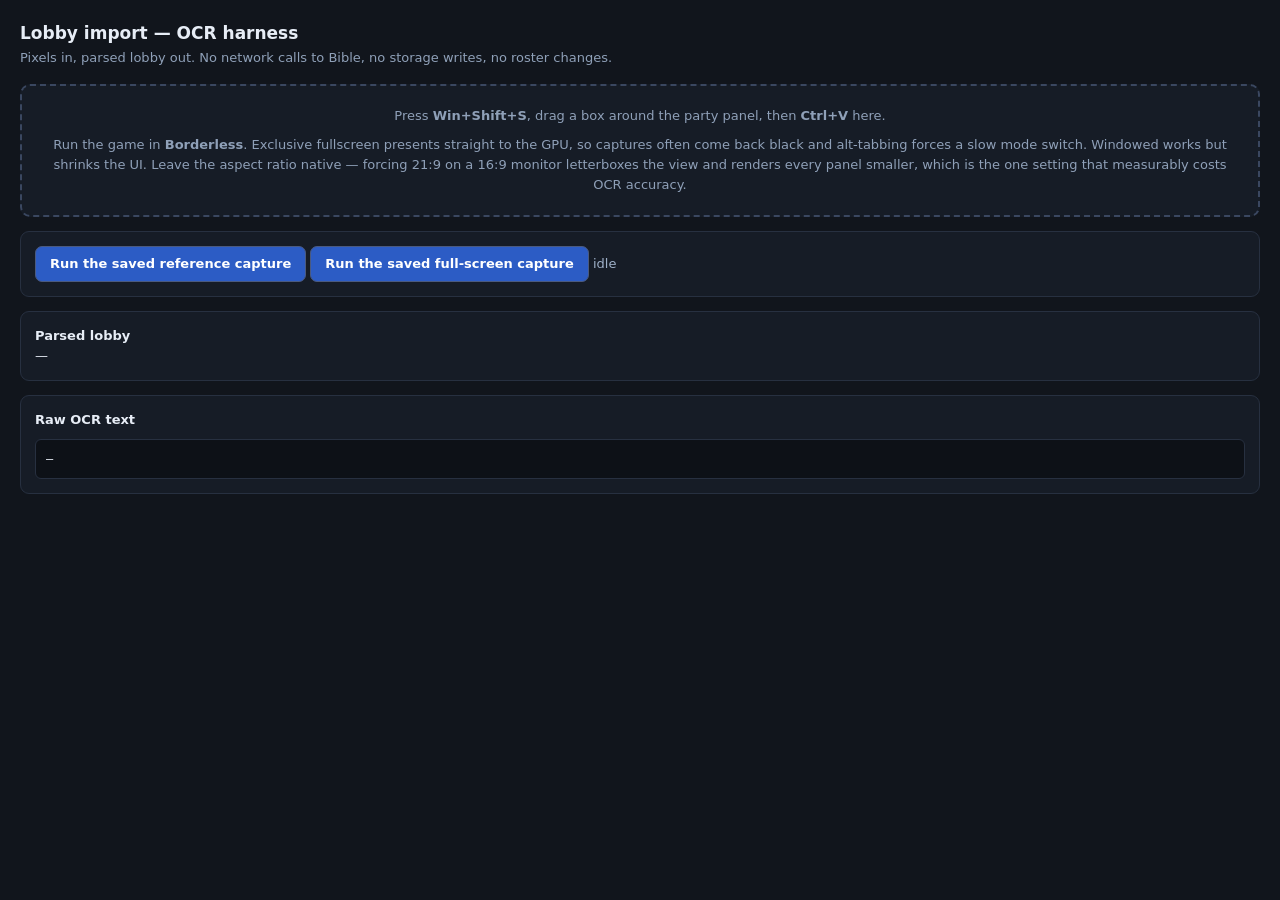
<file: lobby-ocr-test.html>
<!doctype html>
<html lang="en">
<head>
<meta charset="utf-8">
<title>Lobby import — OCR harness</title>
<style>
 body{font:13px/1.55 Inter,system-ui,sans-serif;background:#11151c;color:#e7edf6;margin:0;padding:20px}
 h1{font-size:17px;margin:0 0 2px}
 .sub{color:#8fa0b8;margin:0 0 16px}
 .panel{background:#161c26;border:1px solid #273040;border-radius:9px;padding:14px;margin-bottom:14px}
 .hint{border:2px dashed #3a4760;border-radius:10px;padding:20px;text-align:center;color:#8fa0b8}
 button{font:inherit;font-weight:600;padding:7px 14px;border-radius:7px;border:1px solid #4a5a80;background:#2c5cc5;color:#fff;cursor:pointer}
 button:disabled{opacity:.5;cursor:default}
 pre{background:#0d1117;border:1px solid #273040;border-radius:6px;padding:10px;max-height:230px;overflow:auto;white-space:pre-wrap;font-size:12px;margin:8px 0 0}
 table{border-collapse:collapse;width:100%;font-size:12px}
 th,td{border-bottom:1px solid #273040;padding:5px 9px;text-align:left}
 th{color:#9fb0c8}
 .ok{color:#6ee7a8;font-weight:700}.bad{color:#f0798f;font-weight:700}.warn{color:#e8c46a}
 #status{margin:10px 0;color:#9fb0c8}
 code{background:#0d1117;padding:1px 5px;border-radius:4px}
</style>
</head>
<body>
<h1>Lobby import — OCR harness</h1>
<p class="sub">Pixels in, parsed lobby out. No network calls to Bible, no storage writes, no roster changes.</p>

<div class="panel hint" id="hint">
 Press <b>Win+Shift+S</b>, drag a box around the party panel, then <b>Ctrl+V</b> here.
 <div class="sub" style="margin:8px 0 0">
  Run the game in <b>Borderless</b>. Exclusive fullscreen presents straight to the GPU, so captures
  often come back black and alt-tabbing forces a slow mode switch. Windowed works but shrinks the UI.
  Leave the aspect ratio native — forcing 21:9 on a 16:9 monitor letterboxes the view and renders
  every panel smaller, which is the one setting that measurably costs OCR accuracy.
 </div>
</div>

<div class="panel">
 <button id="fixture">Run the saved reference capture</button>
 <button id="fullshot" class="secondary">Run the saved full-screen capture</button>
 <span id="status">idle</span>
</div>

<div class="panel" id="croppanel" style="display:none"><strong>Choose the party panel</strong><div id="crop"></div></div>

<div class="panel"><strong>Parsed lobby</strong><div id="parsed">—</div></div>
<div class="panel"><strong>Raw OCR text</strong><pre id="raw">—</pre></div>

<script src="lobby-import-v1.js?v=1"></script>
<script src="lobby-crop-v1.js?v=1"></script>
<script src="lobby-ocr-v1.js?v=1"></script>
<script>
const $ = s => document.querySelector(s);
const status = t => { $('#status').textContent = t; };

/* The reference capture lives outside the repo on purpose -- it is a screenshot
   of real players and does not belong in version control. Served cross-origin
   from the scratchpad with CORS so the canvas stays untainted. */
const FIXTURE = 'http://localhost:8790/ocrtest1.png';

/* What the reference capture actually contains, verified against Bible. */
const EXPECT = {
  encounterId: 'kazeros-g1',
  region: 'NA',
  slots: 8,
  ilvls: ['1775.83','1756.67','1750.83','1765.00','1754.17','1765.83','1740.00','1739.17'],
  servers: ['Brelshaza','Balthorr','Vairgrys','Nineveh','Vairgrys','Brelshaza','Balthorr','Balthorr'],
  names: ['Góldensparrow','Largemitts','Zhaturno','Bussyßaka','Marcelinhö','Phuingara','Mèteorologist','Parellina']
};

function row(label, actual, expected){
  const pass = JSON.stringify(actual) === JSON.stringify(expected);
  return `<tr><td class="${pass?'ok':'bad'}">${pass?'PASS':'FAIL'}</td><td>${label}</td>`
       + `<td><code>${esc(JSON.stringify(actual))}</code></td>`
       + `<td>${pass?'':'<code>'+esc(JSON.stringify(expected))+'</code>'}</td></tr>`;
}
const esc = s => String(s).replace(/[&<>]/g, c=>({'&':'&amp;','<':'&lt;','>':'&gt;'}[c]));

function show(result){
  const lo = result.lobby;
  $('#raw').textContent = result.text || '(empty)';
  let html = `<p class="sub">source ${result.source.width}×${result.source.height} → OCR ${result.ocr.width}×${result.ocr.height} `
           + `(scale ${result.ocr.scale}×) · ${result.ms}ms`
           + (result.wideCapture ? ' · <span class="warn">wide capture — a tighter crop reads better</span>' : '') + '</p>';
  /* The pass/fail columns only mean anything for the reference capture. Any
     other lobby is simply reported, not scored against someone else's roster. */
  if (lo.encounterId !== EXPECT.encounterId) {
    html += `<p><b>${esc(lo.act||'?')}</b> — ${esc(lo.difficulty||'?')} · gate ${lo.gate} `
          + `→ <code>${esc(lo.encounterId||'none')}</code> · region ${esc(lo.region||'?')} · `
          + `${lo.slots.filter(s=>s.name).length}/${lo.slots.length} named</p>`
          + '<table><tr><th>server</th><th>name</th><th>item level</th></tr>'
          + lo.slots.map(s=>`<tr><td>${esc(s.server||'—')}</td><td>${esc(s.name||'—')}</td><td>${esc(s.ilvl)}</td></tr>`).join('')
          + '</table>';
    $('#parsed').innerHTML = html;
    window.__ocrResult = {encounterId:lo.encounterId, region:lo.region,
      slots:lo.slots.length, named:lo.slots.filter(s=>s.name).length, reference:false, ms:result.ms};
    return;
  }
  html += '<table><tr><th></th><th>field</th><th>actual</th><th>expected</th></tr>';
  html += row('encounter id', lo.encounterId, EXPECT.encounterId);
  html += row('region', lo.region, EXPECT.region);
  html += row('slot count', lo.slots.length, EXPECT.slots);
  html += row('item levels', lo.slots.map(s=>s.ilvl), EXPECT.ilvls);
  html += row('servers', lo.slots.map(s=>s.server), EXPECT.servers);
  html += '</table>';

  /* Names are expected to be partly wrong -- that is what the search and item
     level oracle exist to fix in increment 3. Report the count, not a pass. */
  const got = lo.slots.map(s=>s.name);
  const exact = got.filter((n,i)=>n===EXPECT.names[i]).length;
  html += `<p style="margin-top:10px"><b>names read exactly: ${exact}/8</b> `
        + `<span class="sub">(the rest are resolved by search + item level in increment 3)</span></p>`;
  html += '<table><tr><th>OCR</th><th>truth</th></tr>'
        + got.map((n,i)=>`<tr><td class="${n===EXPECT.names[i]?'ok':'warn'}">${esc(n)}</td><td>${esc(EXPECT.names[i])}</td></tr>`).join('')
        + '</table>';
  $('#parsed').innerHTML = html;
  window.__ocrResult = {encounterId:lo.encounterId, region:lo.region, slots:lo.slots.length,
    ilvlsOk: JSON.stringify(lo.slots.map(s=>s.ilvl))===JSON.stringify(EXPECT.ilvls),
    serversOk: JSON.stringify(lo.slots.map(s=>s.server))===JSON.stringify(EXPECT.servers),
    namesExact: exact, ms: result.ms};
}

async function runOn(source){
  $('#fixture').disabled = true;
  window.__ocrResult = null;
  try {
    const result = await LostArkLobbyOCR.readLobby(source, m => status(`${m.status} ${Math.round((m.progress||0)*100)}%`));
    status(`done in ${result.ms}ms`);
    show(result);
  } catch (e) {
    status('failed');
    $('#parsed').innerHTML = `<span class="bad">${esc(e.message)}</span>`;
    window.__ocrResult = {error: e.message};
  }
  $('#fixture').disabled = false;
}

/* A snip of the panel goes straight through; a wide capture gets a crop step,
   because locating the panel automatically in a full-screen frame does not
   work -- a real 1920x1080 grab produced no readable anchors at all. */
async function start(source){
  const url = (source instanceof Blob) ? URL.createObjectURL(source) : source;
  const probe = new Image();
  if (typeof url === 'string' && /^https?:/i.test(url)) probe.crossOrigin = 'anonymous';
  probe.onerror = () => status('that image could not be read');
  probe.onload = async () => {
    if (!LostArkLobbyCrop.needsCrop(probe.naturalWidth)) {
      $('#croppanel').style.display = 'none';
      return runOn(url);
    }
    status(`${probe.naturalWidth}×${probe.naturalHeight} — pick the party panel`);
    $('#croppanel').style.display = '';
    try {
      const picked = await LostArkLobbyCrop.pickRegion($('#crop'), url);
      $('#croppanel').style.display = 'none';
      status(picked.cropped ? `cropped to ${picked.rect.w}×${picked.rect.h}` : 'using the whole image');
      runOn(picked.canvas);
    } catch (e) { status('crop failed: ' + e.message); }
  };
  probe.src = url;
}

$('#fixture').addEventListener('click', () => { status('loading reference capture…'); start(FIXTURE); });
$('#fullshot').addEventListener('click', () => { status('loading full-screen capture…'); start('http://localhost:8790/fullscreen1.webp'); });

LostArkLobbyOCR.onPasteImage(file => { status(`pasted ${file.type}, ${Math.round(file.size/1024)}KB`); start(file); });
</script>
</body>
</html>
</file>
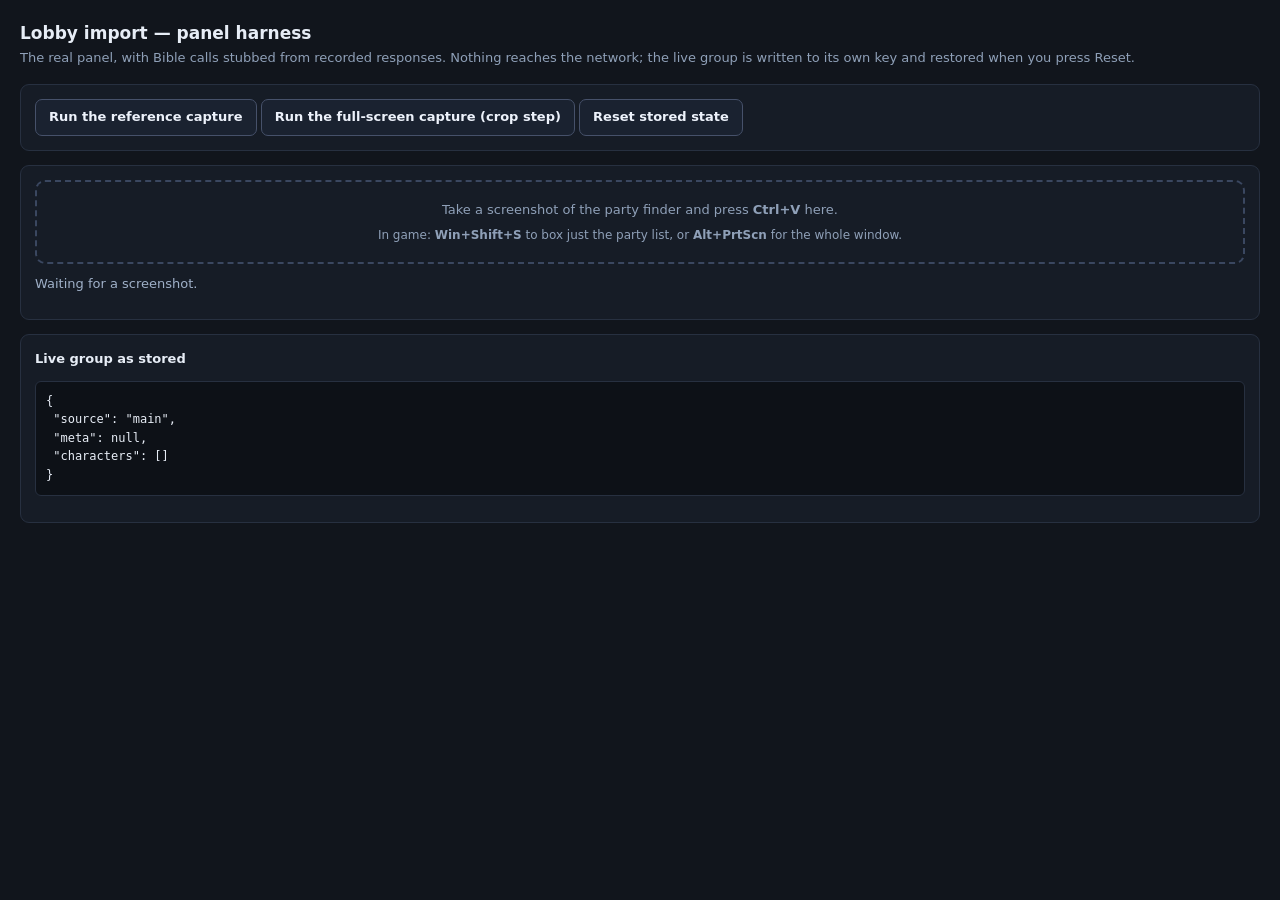
<file: lobby-panel-test.html>
<!doctype html>
<html lang="en">
<head>
<meta charset="utf-8">
<title>Lobby import — panel harness</title>
<style>
 body{font:13px/1.55 Inter,system-ui,sans-serif;background:#11151c;color:#e7edf6;margin:0;padding:20px}
 h1{font-size:17px;margin:0 0 2px}
 .sub{color:#8fa0b8;margin:0 0 16px}
 .panel{background:#161c26;border:1px solid #273040;border-radius:9px;padding:14px;margin-bottom:14px}
 button.demo{font:inherit;font-weight:600;padding:7px 13px;border-radius:7px;border:1px solid #46516a;background:#1a2230;color:#edf2fb;cursor:pointer}
 code{background:#0d1117;padding:1px 5px;border-radius:4px}
 pre{background:#0d1117;border:1px solid #273040;border-radius:6px;padding:10px;font-size:12px;overflow:auto;max-height:220px}
</style>
</head>
<body>
<h1>Lobby import — panel harness</h1>
<p class="sub">The real panel, with Bible calls stubbed from recorded responses. Nothing reaches the network; the live group is written to its own key and restored when you press Reset.</p>

<div class="panel">
 <button class="demo" id="ref">Run the reference capture</button>
 <button class="demo" id="full">Run the full-screen capture (crop step)</button>
 <button class="demo" id="reset">Reset stored state</button>
</div>

<div class="panel" id="host"></div>
<div class="panel"><strong>Live group as stored</strong><pre id="stored">—</pre></div>

<script src="lobby-import-v1.js?v=1"></script>
<script src="lobby-group-v1.js?v=1"></script>
<script src="lobby-crop-v1.js?v=1"></script>
<script src="lobby-ocr-v1.js?v=1"></script>
<script src="lobby-resolve-v1.js?v=1"></script>
<script src="lobby-panel-v1.js?v=1"></script>
<script>
const L = window.LostArkLobbyImport;

/* Recorded from live Bible responses on 2026-08-24. Item levels marked (i) are
   inferred from the rendered page rather than the raw payload -- Bible's page
   truncates, so the raw value is the shown one plus a fraction. */
const KNOWN = [
  {name:'Góldensparrow', itemLevel:1775.8331, classId:'reaper'},
  {name:'Largemitts',    itemLevel:1756.6661, classId:'infighter_male'},  /* (i) */
  {name:'Zhaturno',      itemLevel:1750.8331},
  {name:'Bussyßaka',     itemLevel:1765.0001, classId:'bard'},
  {name:'Marcelinhö',    itemLevel:1754.1661, classId:'devil_hunter'},    /* (i) */
  {name:'Phuingara',     itemLevel:1765.8331},                            /* (i) */
  {name:'Mèteorologist', itemLevel:1740,      classId:'weather_artist'},
  {name:'Parellina',     itemLevel:1739.1661, classId:'yinyangshi'},
  /* Impostors that really exist and must be rejected by the item level check. */
  {name:'Metëorologist', itemLevel:1715},
  {name:'Meteorölogist', itemLevel:1735.8334},
  {name:'Sussybaka',     itemLevel:1690},
  /* Sennir Basin lobby. */
  {name:'Lauramarx',      itemLevel:1770.8331},
  {name:'Röckypunch',     itemLevel:1771.6661},
  {name:'Muronda',        itemLevel:1786.6661},
  {name:'Flashybuns',     itemLevel:1782.5001},
  {name:'Djœul',          itemLevel:1772.5001},
  {name:'Ddeman',         itemLevel:1798.3331},
  {name:'Batatanovamente',itemLevel:1781.6661},
  {name:'Myrelise',       itemLevel:1773.3331}
];

const flat = s => L.deaccent(s).toLowerCase();
const io = {
  /* Reproduces the live endpoint: de-accented, case-insensitive, prefix, max 10. */
  search: (q) => Promise.resolve(
    KNOWN.filter(c => flat(c.name).startsWith(flat(q))).slice(0, 10)),
  fetchProfile: (name) => {
    const hit = KNOWN.find(c => c.name.toLowerCase() === String(name).toLowerCase());
    return Promise.resolve(hit
      ? {name: hit.name, ilvl: hit.itemLevel, class: hit.classId || 'Unknown'}
      : {name: 'Character Not Found', ilvl: null, class: 'Unknown'});
  }
};

const $ = s => document.querySelector(s);
const showStored = () => {
  const G = window.LostArkLiveGroup;
  $('#stored').textContent = JSON.stringify({
    source: G.source(), meta: G.meta(),
    characters: G.characters().map(c => `${c.name} (${c.id}) ilvl ${c.profile && c.profile.ilvl}`)
  }, null, 1);
};

let panel = null;
fetch('raid-encounters.json?v=1').then(r => r.json()).then(manifest => {
  panel = LostArkLobbyPanel.create($('#host'), {manifest, io, onImport: showStored});
  window.__panel = panel;
  showStored();
});

$('#ref').addEventListener('click', () => panel.handle('http://localhost:8790/ocrtest1.png'));
$('#full').addEventListener('click', () => panel.handle('http://localhost:8790/fullscreen1.webp'));
$('#reset').addEventListener('click', () => { window.LostArkLiveGroup.clear(); showStored(); });
</script>
</body>
</html>
</file>
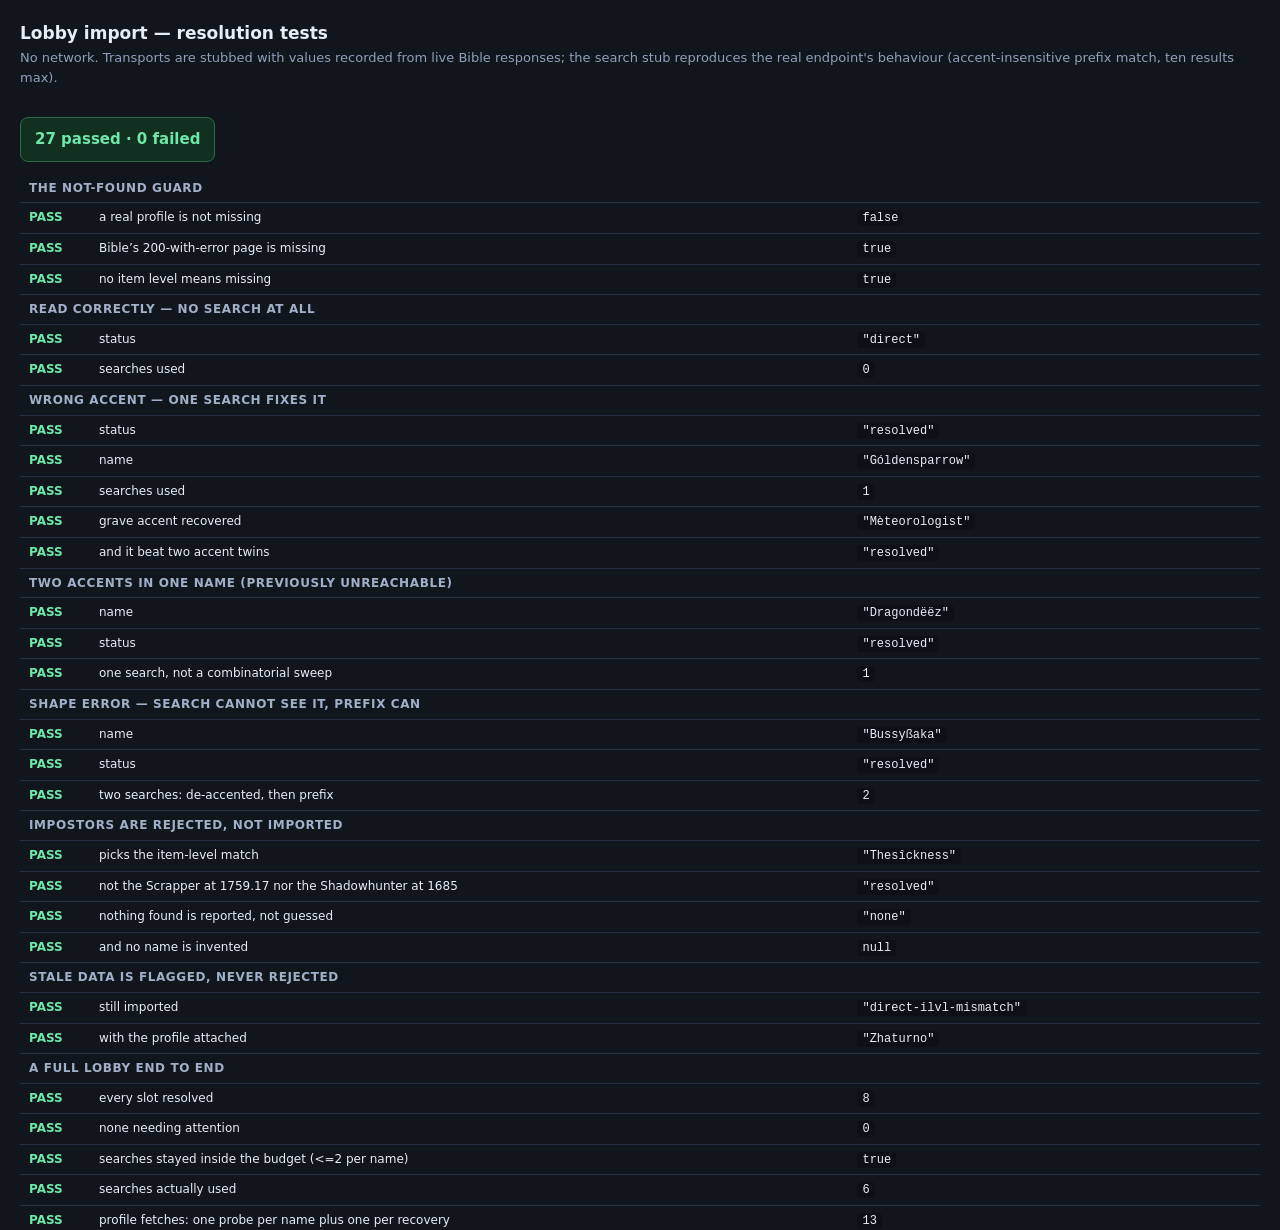
<file: lobby-resolve-test.html>
<!doctype html>
<html lang="en">
<head>
<meta charset="utf-8">
<title>Lobby import — resolution tests</title>
<style>
 body{font:13px/1.55 Inter,system-ui,sans-serif;background:#11151c;color:#e7edf6;margin:0;padding:20px}
 h1{font-size:17px;margin:0 0 2px}
 .sub{color:#8fa0b8;margin:0 0 16px}
 #summary{font-size:15px;font-weight:700;margin:12px 0;padding:10px 14px;border-radius:8px;display:inline-block}
 .allpass{background:#12301f;color:#6ee7a8;border:1px solid #2c6b46}
 .anyfail{background:#301418;color:#f0798f;border:1px solid #6b2c38}
 table{border-collapse:collapse;width:100%;font-size:12px}
 th,td{border-bottom:1px solid #273040;padding:5px 9px;text-align:left;vertical-align:top}
 th{color:#9fb0c8}
 td.p{color:#6ee7a8;font-weight:700;width:52px}
 td.f{color:#f0798f;font-weight:700;width:52px}
 .grp{margin-top:20px;font-weight:700;color:#9fb0c8;font-size:12px;letter-spacing:.05em;text-transform:uppercase}
 code{background:#0d1117;padding:1px 5px;border-radius:4px}
</style>
</head>
<body>
<h1>Lobby import — resolution tests</h1>
<p class="sub">No network. Transports are stubbed with values recorded from live Bible responses; the search stub reproduces the real endpoint's behaviour (accent-insensitive prefix match, ten results max).</p>
<div id="summary">running…</div>
<div id="out"></div>

<script src="lobby-import-v1.js?v=1"></script>
<script src="lobby-resolve-v1.js?v=1"></script>
<script>
const L = window.LostArkLobbyImport;
const R = window.LostArkLobbyResolve;

/* Names and item levels recorded verbatim from live Bible responses on
   2026-08-24 -- the search payloads for "Dragond", "Meteorologist" and "Bussy",
   and the raw itemLevel field from the character pages. Nothing invented, with
   one exception noted below. */
const KNOWN = [
  {name:'Dragond',        itemLevel:51.666668},
  {name:'Dragondo',       itemLevel:1779.1666, classId:'dragon_knight'},
  {name:'Dragondiu',      itemLevel:1750.8334},
  {name:'Dragondre',      itemLevel:1715},
  {name:'Dragondae',      itemLevel:1700.8334},
  {name:'Dragondog',      itemLevel:1561.6666, classId:'soul_eater'},
  {name:'Dragondéez',     itemLevel:1743.3334},
  {name:'Dragondesu',     itemLevel:1740},
  {name:'Dragondëëz',     itemLevel:1730.8334},
  {name:'Dràgondeez',     itemLevel:1722.5},
  {name:'Mèteorologist',  itemLevel:1740,      classId:'weather_artist'},
  {name:'Meteorölogist',  itemLevel:1735.8334},
  {name:'Metëorologist',  itemLevel:1715},
  {name:'Bussyboi',       itemLevel:1712.6666, classId:'devil_hunter'},
  {name:'Bussyßaka',      itemLevel:1765,      classId:'bard'},
  {name:'Bussybreak',     itemLevel:1700.8334},
  {name:'Bussybaker',     itemLevel:1660.8334},
  {name:'Bussymunch',     itemLevel:1660.1666},
  {name:'Bussyglace',     itemLevel:1656.1666},
  {name:'Bussybobby',     itemLevel:1608.3334},
  {name:'Bussymochi',     itemLevel:1585},
  {name:'Bussyroach',     itemLevel:1437.5},
  {name:'Bussyreaper',    itemLevel:1670.8334},
  {name:'Thesíckness',    itemLevel:1759.17,   classId:'infighter_male'},
  {name:'Thesîckness',    itemLevel:1800.0001, classId:'force_master'},
  {name:'Thesicknëss',    itemLevel:1685,      classId:'blade'},
  {name:'Zhaturno',       itemLevel:1750.8331},
  {name:'Parellina',      itemLevel:1739.1661, classId:'yinyangshi'},
  /* Item level taken from this character's profile payload rather than a search
     response -- the search hit was recorded, its item level was not. */
  {name:'Góldensparrow',  itemLevel:1775.8331, classId:'reaper'}
];

const flat = s => L.deaccent(s).toLowerCase();

/* Reproduces what the live endpoint does: matches on the de-accented name, is
   case-insensitive, and returns at most ten. */
function stubSearch(query, region){
  const q = flat(query);
  if (!q) return Promise.resolve([]);
  return Promise.resolve(KNOWN.filter(c => flat(c.name).startsWith(q)).slice(0, 10));
}

/* Bible answers a missing character with HTTP 200 and a page whose heading is
   "Character Not Found", so the stub returns that shape rather than null. */
let profileCalls = 0;
function stubProfile(name, region){
  profileCalls++;
  const hit = KNOWN.find(c => c.name.toLowerCase() === String(name).toLowerCase());
  return Promise.resolve(hit
    ? {name: hit.name, ilvl: hit.itemLevel, class: hit.classId || 'Unknown'}
    : {name: 'Character Not Found', ilvl: null, class: 'Unknown'});
}

const io = {search: stubSearch, fetchProfile: stubProfile};

const results = [];
function g(name){ results.push({group:name}); }
function eq(desc, actual, expected){
  results.push({desc, pass: JSON.stringify(actual)===JSON.stringify(expected),
                actual: JSON.stringify(actual), expected: JSON.stringify(expected)});
}

async function run(){
  g('the not-found guard');
  eq('a real profile is not missing', R.looksMissing({name:'Zhaturno', ilvl:1750.83}), false);
  eq('Bible’s 200-with-error page is missing', R.looksMissing({name:'Character Not Found', ilvl:null}), true);
  eq('no item level means missing', R.looksMissing({name:'Something', ilvl:null}), true);

  g('read correctly — no search at all');
  const a = await R.resolveSlot({name:'Zhaturno', ilvl:'1750.83'}, 'NA', io);
  eq('status', a.status, 'direct');
  eq('searches used', a.searches, 0);

  g('wrong accent — one search fixes it');
  const b = await R.resolveSlot({name:'Göldensparrow', ilvl:'1775.83'}, 'NA', io);
  eq('status', b.status, 'resolved');
  eq('name', b.name, 'Góldensparrow');
  eq('searches used', b.searches, 1);

  const c = await R.resolveSlot({name:'Méteorologist', ilvl:'1740.00'}, 'NA', io);
  eq('grave accent recovered', c.name, 'Mèteorologist');
  eq('and it beat two accent twins', c.status, 'resolved');

  g('two accents in one name (previously unreachable)');
  const d = await R.resolveSlot({name:'Dragondeez', ilvl:'1730.83'}, 'NA', io);
  eq('name', d.name, 'Dragondëëz');
  eq('status', d.status, 'resolved');
  eq('one search, not a combinatorial sweep', d.searches, 1);

  g('shape error — search cannot see it, prefix can');
  const e = await R.resolveSlot({name:'BussyBaka', ilvl:'1765.00'}, 'NA', io);
  eq('name', e.name, 'Bussyßaka');
  eq('status', e.status, 'resolved');
  eq('two searches: de-accented, then prefix', e.searches, 2);

  g('impostors are rejected, not imported');
  const f = await R.resolveSlot({name:'Thesickness', ilvl:'1800.00'}, 'NA', io);
  eq('picks the item-level match', f.name, 'Thesîckness');
  eq('not the Scrapper at 1759.17 nor the Shadowhunter at 1685', f.status, 'resolved');
  const ghost = await R.resolveSlot({name:'Notarealperson', ilvl:'1700.00'}, 'NA', io);
  eq('nothing found is reported, not guessed', ghost.status, 'none');
  eq('and no name is invented', ghost.name, null);

  g('stale data is flagged, never rejected');
  const stale = await R.resolveSlot({name:'Zhaturno', ilvl:'1799.99'}, 'NA', io);
  eq('still imported', stale.status, 'direct-ilvl-mismatch');
  eq('with the profile attached', stale.profile && stale.profile.name, 'Zhaturno');

  g('a full lobby end to end');
  profileCalls = 0;
  const slots = [
    {name:'Göldensparrow', ilvl:'1775.83'}, {name:'Zhaturno',      ilvl:'1750.83'},
    {name:'BussyBaka',     ilvl:'1765.00'}, {name:'Méteorologist', ilvl:'1740.00'},
    {name:'Parellina',     ilvl:'1739.17'}, {name:'Dragondeez',    ilvl:'1730.83'},
    {name:'Thesickness',   ilvl:'1800.00'}, {name:'Dragondo',      ilvl:'1779.17'}
  ];
  const all = await R.resolveAll(slots, 'NA', io);
  const s = R.summarise(all);
  eq('every slot resolved', s.direct + s.resolved, 8);
  eq('none needing attention', s.needsAttention, 0);
  eq('searches stayed inside the budget (<=2 per name)', s.searches <= 16, true);
  eq('searches actually used', s.searches, 6);
  eq('profile fetches: one probe per name plus one per recovery', profileCalls, 13);

  render();
}

function render(){
  let pass=0, fail=0, html='<table>';
  for(const r of results){
    if(r.group){ html += `<tr><td colspan="4" class="grp">${r.group}</td></tr>`; continue; }
    r.pass ? pass++ : fail++;
    html += `<tr><td class="${r.pass?'p':'f'}">${r.pass?'PASS':'FAIL'}</td><td>${r.desc}</td>`
          + `<td><code>${esc(r.actual)}</code></td><td>${r.pass?'':'<code>'+esc(r.expected)+'</code>'}</td></tr>`;
  }
  document.getElementById('out').innerHTML = html + '</table>';
  const el = document.getElementById('summary');
  el.textContent = `${pass} passed · ${fail} failed`;
  el.className = fail ? 'anyfail' : 'allpass';
  window.__testResult = {pass, fail};
}
const esc = s => String(s).replace(/[&<>]/g, c=>({'&':'&amp;','<':'&lt;','>':'&gt;'}[c]));
run().catch(e => { document.getElementById('out').textContent = 'ERROR: ' + e.message; window.__testResult={error:e.message}; });
</script>
</body>
</html>
</file>
<file: styles.css>
:root{font-family:Inter,system-ui,-apple-system,BlinkMacSystemFont,"Segoe UI",sans-serif;color:#e8ecf5;background:#0b0e14;line-height:1.45}*{box-sizing:border-box}body{margin:0;min-height:100vh;background:radial-gradient(circle at 20% 0%,#172036 0,#0b0e14 38%)}.class-icon{width:18px;height:18px;object-fit:contain;vertical-align:middle;margin-right:5px}.character h3 .class-icon{width:20px;height:20px}.topbar{display:flex;justify-content:space-between;align-items:center;padding:24px max(24px,calc((100% - 1240px)/2));border-bottom:1px solid #252b39;background:#0d1119ee;position:sticky;top:0;z-index:5}.eyebrow{font-size:11px;letter-spacing:.16em;color:#8994ab}.topbar h1{margin:3px 0 0;font-size:26px}.actions{display:flex;gap:10px;align-items:center}.actions span{font-size:12px;color:#8994ab}.actions button,.toolbar button,.import-row button{border:1px solid #46516a;background:#1a2230;color:#edf2fb;border-radius:9px;padding:10px 14px;cursor:pointer;font:inherit}.actions button:last-child,.import-row button,.toolbar button{background:#6d5dfc;border-color:#806fff}.shell{max-width:1240px;margin:auto;padding:28px 24px 50px}.summary-grid{display:grid;grid-template-columns:repeat(4,1fr);gap:12px}.card,.import-panel,.comparison-panel{border:1px solid #252b39;background:#111620;border-radius:14px;padding:17px}.card span{display:block;color:#8994ab;font-size:12px}.card b{display:block;font-size:23px;margin-top:5px}.import-panel{margin-top:14px}.import-panel h2,.toolbar h2{margin:0;font-size:20px}.import-panel p,.toolbar p{margin:4px 0;color:#8994ab;font-size:13px}.import-row{display:flex;gap:10px;margin-top:14px;align-items:center}.import-row input{flex:1;min-width:0;border:1px solid #30384b;background:#0d121b;color:#edf2fb;border-radius:9px;padding:11px 13px;font:inherit;outline:none}.import-row input:focus{border-color:#6d5dfc}.privacy-note{margin-top:10px;color:#667188;font-size:11px}.toolbar{display:flex;justify-content:space-between;align-items:center;margin:30px 0 14px}.roster{display:grid;grid-template-columns:repeat(4,1fr);gap:12px}.character,.party,.slot{border:1px solid #252b39;background:#111620;border-radius:14px}.character{padding:16px}.character-head{display:flex;justify-content:space-between;align-items:flex-start;gap:10px}.character h3{margin:0 0 3px;font-size:16px}.class{color:#9da8bd;font-size:12px}.remove-character{border:1px solid #4a3340;background:#20151c;color:#efb0bb;border-radius:7px;padding:6px 9px;font-size:11px;cursor:pointer;white-space:nowrap}.stats{display:flex;gap:14px;margin-top:13px}.stat{font-size:12px;color:#8994ab}.stat b{display:block;color:#e8ecf5}.parties{display:grid;grid-template-columns:repeat(2,minmax(0,1fr));gap:12px;width:100%}.party{padding:13px;min-width:0}.party h3{margin:0 0 4px;font-size:15px}.party .score{font-size:11px;color:#9da8bd;margin-bottom:9px}.party .slots{display:grid;grid-template-columns:repeat(2,minmax(0,1fr));gap:7px}.party .slot{min-height:62px;padding:9px;background:#0d121b}.party .slot h4{margin:0;font-size:12px}.party .slot small{color:#8994ab;font-size:10px}.authoritative-parties{display:contents}.authoritative-party{padding:13px;min-width:0}.party-heading{display:flex;justify-content:space-between;align-items:flex-start;gap:8px;margin-bottom:9px}.party-heading h3{margin:0 0 3px;font-size:15px}.party-score{font-size:11px;color:#8994ab}.party-score strong{color:#e8ecf5;font-weight:700}.party-meta{font-size:10px;color:#667188;white-space:nowrap;padding-top:2px}.authoritative-dropzone{display:grid;grid-template-columns:repeat(2,minmax(0,1fr));grid-template-rows:repeat(2,minmax(62px,auto));gap:7px;min-height:131px;align-items:stretch}.authoritative-member{border:1px solid #252b39;background:#0d121b;border-radius:9px;padding:9px 10px;cursor:grab;min-width:0;min-height:62px}.party-member-main{display:flex;flex-direction:column;gap:2px;min-width:0}.party-character-link{font-size:13px;font-weight:600;color:#e8ecf5;text-decoration:none;overflow:hidden;text-overflow:ellipsis;white-space:nowrap}.party-member-main span{font-size:10px;color:#8994ab;overflow:hidden;text-overflow:ellipsis;white-space:nowrap}.party-empty{grid-column:1/-1;border:1px dashed #30384b;border-radius:9px;min-height:62px;display:flex;align-items:center;justify-content:center;color:#667188;font-size:11px}.authoritative-summary{grid-column:1/-1;border:1px solid #252b39;background:#111620;border-radius:10px;padding:9px 12px;color:#e8ecf5;font-size:11px;margin-bottom:0}.comparison-panel{margin-top:30px}.comparison-result{margin-top:14px}.comparison-grid{display:grid;grid-template-columns:repeat(3,1fr);gap:10px}.comparison-card{border:1px solid #252b39;background:#0d121b;border-radius:12px;padding:14px}.comparison-card span{display:block;color:#8994ab;font-size:11px}.comparison-card b{display:block;font-size:20px;margin-top:4px}.empty-roster{grid-column:1/-1;border:1px dashed #30384b;border-radius:14px;padding:35px;text-align:center;color:#667188}footer{display:flex;justify-content:space-between;align-items:flex-end;gap:16px;margin-top:28px;color:#667188;font-size:11px}#visitCounter{margin-left:auto;white-space:nowrap;text-align:right;color:#8994ab}#visitCounter b{color:#e8ecf5;font-weight:600}@media(max-width:850px){.summary-grid,.roster{grid-template-columns:repeat(2,1fr)}.parties{grid-template-columns:1fr}.comparison-grid{grid-template-columns:1fr}}@media(max-width:600px){.summary-grid,.roster{grid-template-columns:1fr}.authoritative-dropzone{grid-template-columns:repeat(2,minmax(0,1fr));grid-template-rows:repeat(2,minmax(62px,auto));min-height:131px}.import-row{flex-direction:column;align-items:stretch}footer{align-items:flex-start;flex-direction:column}#visitCounter{margin-left:0;text-align:left}.topbar{align-items:flex-start;gap:15px;flex-direction:column}}
</file>
<file: party-v5.css>
.swap-impact .swap-reason{display:block;margin-top:6px;color:#8994ab;font-size:11px;line-height:1.45}.swap-impact.positive .swap-reason{color:#8fd8ac}.swap-impact.negative .swap-reason{color:#e7a0aa}.swap-impact.positive .swap-impact-number{color:#8fd8ac}.swap-impact.negative .swap-impact-number{color:#e7a0aa}.swap-impact.neutral .swap-impact-number{color:#8994ab}.swap-impact.positive{border-color:rgba(143,216,172,.35)}.swap-impact.negative{border-color:rgba(231,160,170,.35)}.swap-impact.neutral{border-color:rgba(137,148,171,.25)}.authoritative-summary .potential-explanation{display:inline}.party-score strong{font-variant-numeric:tabular-nums}.authoritative-member{user-select:none;cursor:grab}.authoritative-member:active{cursor:grabbing}.authoritative-member.dragging{opacity:.5}.authoritative-member a{user-select:text}.authoritative-dropzone{display:grid!important;grid-template-columns:repeat(2,minmax(0,1fr));gap:12px;min-height:0;align-items:stretch}.authoritative-member{border:1px solid #252b39;background:#111620;border-radius:14px;padding:16px;min-width:0;min-height:96px;display:block}.party-member-main{display:flex;flex-direction:column;gap:0;min-width:0}.party-member .class-icon{width:20px;height:20px;object-fit:contain;vertical-align:middle;margin-right:5px;flex:0 0 auto}.party-character-link{display:flex;align-items:center;gap:0;font-size:16px;font-weight:600;color:#e8ecf5;text-decoration:none;overflow:hidden;text-overflow:ellipsis;white-space:nowrap;line-height:1.3}.party-character-link span{overflow:hidden;text-overflow:ellipsis;white-space:nowrap}.party-class-label,.party-role-label,.party-stat-label{display:block;font-size:12px!important;color:#8994ab;overflow:hidden;text-overflow:ellipsis;white-space:nowrap;margin-top:3px;line-height:1.35}.party-role-label{font-weight:700}.party-role-label.dps{color:#e07a7a}.party-role-label.support{color:#79c98b}.party-synergies{margin-top:12px;font-size:11px;color:#8994ab}.party-synergies strong{color:#667188;font-weight:600}.party-meta{font-size:10px;color:#667188;white-space:nowrap}.party-empty{grid-column:1/-1;border:1px dashed #30384b;border-radius:9px;min-height:62px;display:flex;align-items:center;justify-content:center;color:#667188;font-size:11px}.swap-impact{border:1px solid #252b39;background:#111620;border-radius:9px;padding:10px 12px;margin-top:12px;color:#e8ecf5;font-size:11px}.swap-impact-number{font-weight:800}.swap-reason{font-weight:500}.optimization-heading,.optimization-grid,.character-party-optimization{display:none!important}@media(max-width:600px){.authoritative-dropzone{grid-template-columns:1fr!important}}
/* Raid Specific cards render through the General model, so they must also read
   as General cards. styles.css still sizes .party .slot for the old compact
   raid layout; these restate the General card box at equal specificity, later
   in the cascade. */
.encounter-optimized-party .slots{grid-template-columns:repeat(2,minmax(0,1fr));gap:12px}
.encounter-optimized-party .slot{border:1px solid #252b39;background:#111620;border-radius:14px;padding:16px;min-width:0;min-height:96px;display:block}
/* Encounter Favorability badge, top right of a Raid Specific card. Colour is
   relative to the lineup average, not to 100%: see encounter-optimizer-v1. The
   label matches .party-stat-label, one point smaller. */
.encounter-fav{position:absolute;top:10px;right:12px;display:flex;flex-direction:column;align-items:flex-end;line-height:1.3;text-align:right}
.encounter-fav-label{font-size:11px;font-weight:400;color:#8994ab;white-space:nowrap}
.encounter-fav-value{font-size:12px;font-weight:700;letter-spacing:.01em}
.encounter-fav.fav-good .encounter-fav-value{color:#65c878}
.encounter-fav.fav-bad .encounter-fav-value{color:#ef6b6b}
.encounter-fav.fav-even .encounter-fav-value{color:#8994ab}
.encounter-optimized-party .slot .party-character-link{padding-right:124px}

/* Phones. Share links get pasted into Discord and opened on phones constantly,
   so this is a normal way in, not an edge case. Two real breakages here:
   the raid slot grid stayed two columns at every width, and the favorability
   badge reserves 124px of the name's line -- at 375px that left the character
   name exactly zero pixels and it rendered empty. General Optimization already
   collapsed to one column and was unaffected. The toolbar select and the topbar
   buttons also forced ~80px of horizontal scrolling in both modes. */
@media(max-width:700px){
  .encounter-optimized-party .slots{grid-template-columns:1fr}
  .topbar .actions{flex-wrap:wrap;justify-content:flex-start}
  .optimizer-toolbar .optimizer-mode-controls{width:100%}
  .optimizer-toolbar .raid-specific-control,
  .optimizer-toolbar .general-format-control{width:100%}
  .optimizer-toolbar .raid-specific-control select,
  .optimizer-toolbar .general-format-control select{min-width:0;width:100%;flex:1 1 auto}
}
/* Tagline under the topbar heading. Muted and at body size so the sentence is
   fully readable without competing with the product name -- as a 26px headline
   it ran to three lines on desktop and six on a phone. */
.topbar-tagline{margin:6px 0 0;max-width:465px;font-size:13px;line-height:1.5;color:#8994ab}
@media(max-width:700px){.topbar-tagline{font-size:12px;max-width:none}}
/* The desktop break after "boss fight" is produced by width, not a <br>.
   Measured at this font: the first line needs 452px and adding the next word
   needs 477px, so a max-width between them breaks there on its own. A forced
   <br> did the same on a wide window but left an orphan on anything narrower --
   phones and narrow desktop windows alike -- because the first line no longer
   fitted. This way a narrow window just wraps normally. */
/* Direct link to Bible beside the two "paste a character URL" prompts, since
   that is where the URL has to come from. Opens in a new tab so a half-filled
   dashboard is never lost. Sized to sit inside the caption line rather than
   read as a primary action -- the real actions here are Add Character. */
.bible-link-btn{display:inline-block;margin-left:8px;padding:2px 8px;border:1px solid #46516a;border-radius:6px;background:#1a2230;color:#cfd8ea;font-size:11px;line-height:1.7;text-decoration:none;vertical-align:middle;white-space:nowrap}
.bible-link-btn:hover,.bible-link-btn:focus-visible{background:#222c3d;border-color:#6d5dfc;color:#fff}
</file>
<file: profile-details.css>
.profile-details{display:none!important}.party-role{font-size:10px;font-weight:700;letter-spacing:.04em}.party-role.support{color:#8fd8c2}.party-role.dps{color:#e7a0aa}
</file>
